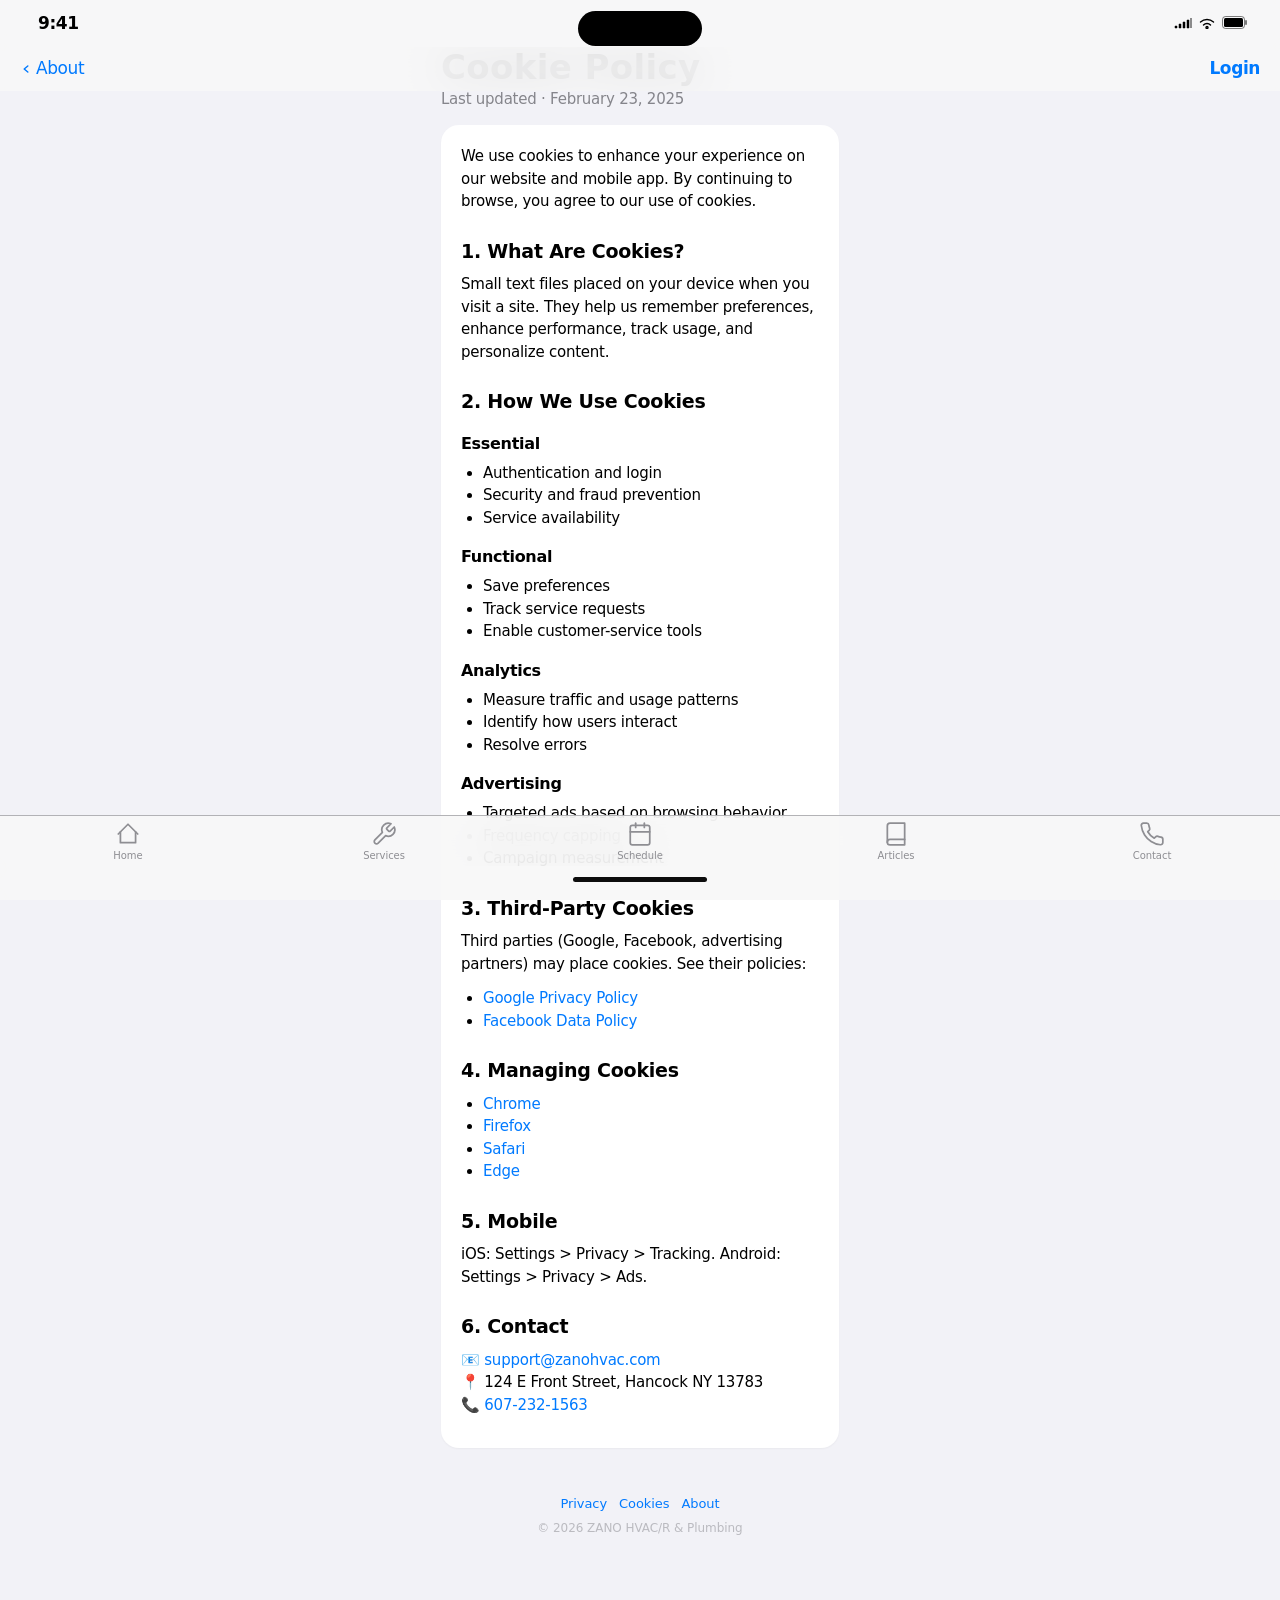
<file: cookie.html>
<!DOCTYPE html>
<html lang="en">
<head>
  <meta charset="UTF-8">
  <meta name="viewport" content="width=device-width, initial-scale=1, viewport-fit=cover, maximum-scale=5">
  <title>Cookie Policy — ZANO</title>
  <meta name="description" content="How ZANO uses cookies and tracking technologies.">
  <meta name="theme-color" content="#0A2540" media="(prefers-color-scheme: dark)">
  <meta name="theme-color" content="#F2F2F7" media="(prefers-color-scheme: light)">
  <meta name="color-scheme" content="light dark">

  <meta name="apple-mobile-web-app-capable" content="yes">
  <meta name="apple-mobile-web-app-status-bar-style" content="black-translucent">
  <meta name="apple-mobile-web-app-title" content="ZANO">
  <meta name="format-detection" content="telephone=no">
  <meta name="mobile-web-app-capable" content="yes">

  <link rel="manifest" href="manifest.json">
  <link rel="icon" type="image/png" sizes="32x32" href="assets/icons/favicon-32.png">
  <link rel="icon" type="image/png" sizes="16x16" href="assets/icons/favicon-16.png">
  <link rel="apple-touch-icon" href="assets/icons/apple-touch-icon.png">
  <link rel="apple-touch-icon" sizes="152x152" href="assets/icons/icon-152.png">
  <link rel="apple-touch-icon" sizes="180x180" href="assets/icons/apple-touch-icon.png">
  <link rel="apple-touch-icon" sizes="192x192" href="assets/icons/icon-192.png">
  <link rel="mask-icon" href="assets/icons/icon-512.png" color="#0A2540">

  <link rel="apple-touch-startup-image" href="assets/icons/splash-iphone-15-pro-max.png" media="(device-width: 430px) and (device-height: 932px)">
  <link rel="apple-touch-startup-image" href="assets/icons/splash-iphone-15.png"          media="(device-width: 393px) and (device-height: 852px)">
  <link rel="apple-touch-startup-image" href="assets/icons/splash-iphone-13.png"          media="(device-width: 390px) and (device-height: 844px)">
  <link rel="apple-touch-startup-image" href="assets/icons/splash-iphone-12-pro-max.png"  media="(device-width: 428px) and (device-height: 926px)">
  <link rel="apple-touch-startup-image" href="assets/icons/splash-iphone-xr.png"          media="(device-width: 414px) and (device-height: 896px)">
  <link rel="apple-touch-startup-image" href="assets/icons/splash-iphone-8.png"           media="(device-width: 375px) and (device-height: 667px)">

  <meta property="og:type" content="website">
  <meta property="og:title" content="Cookie Policy — ZANO">
  <meta property="og:description" content="How ZANO uses cookies and tracking technologies.">
  <meta property="og:image" content="assets/og-image.png">
  <meta property="og:image:width" content="1200">
  <meta property="og:image:height" content="630">
  <meta property="og:site_name" content="ZANO HVAC/R & Plumbing">
  <meta property="og:locale" content="en_US">
  <meta name="twitter:card" content="summary_large_image">
  <meta name="twitter:title" content="Cookie Policy — ZANO">
  <meta name="twitter:description" content="How ZANO uses cookies and tracking technologies.">
  <meta name="twitter:image" content="assets/og-image.png">

  <link rel="preconnect" href="https://cdn.lindoai.com" crossorigin>
  <link rel="preconnect" href="https://media4.giphy.com" crossorigin>
  <link rel="preconnect" href="https://media0.giphy.com" crossorigin>
  <link rel="preconnect" href="https://media.tenor.com" crossorigin>
  <link rel="preload" href="https://cdn.lindoai.com/c/recInpZIbTFpj1CP4/images/logo-full-256x.png" as="image">
  <link rel="stylesheet" href="assets/styles.css">
</head>
<body class="has-statusbar has-home-indicator">

  <!-- iOS Status Bar (shown in browsers; hidden in PWA standalone mode) -->
  <div class="ios-statusbar" aria-hidden="true">
    <div class="sb-left">9:41</div>
    <div class="sb-right">
      <svg viewBox="0 0 18 12" xmlns="http://www.w3.org/2000/svg"><path d="M1 9h2v2H1zM5 7h2v4H5zM9 5h2v6H9zM13 3h2v8h-2zM17 1h0v10h0z" stroke="currentColor" fill="currentColor" stroke-width="0.5"/></svg>
      <svg viewBox="0 0 18 12" xmlns="http://www.w3.org/2000/svg"><path d="M9 11.5a1 1 0 100-2 1 1 0 000 2zM5.5 8a4.95 4.95 0 017 0M2.5 5a9.9 9.9 0 0113 0" stroke="currentColor" stroke-width="1.4" fill="none" stroke-linecap="round"/></svg>
      <span class="battery"><svg viewBox="0 0 26 13" xmlns="http://www.w3.org/2000/svg"><rect x="0.5" y="0.5" width="22" height="12" rx="3" stroke="currentColor" fill="none" opacity="0.5"/><rect x="2" y="2" width="19" height="9" rx="1.5" fill="currentColor"/><rect x="23" y="4" width="2" height="5" rx="1" fill="currentColor" opacity="0.5"/></svg></span>
    </div>
  </div>
  <nav class="nav" id="topNav" role="navigation" aria-label="Main navigation">
    <a href="about.html" class="nav-btn"><svg viewBox="0 0 20 20" fill="none" stroke="currentColor" stroke-width="2.4" stroke-linecap="round" stroke-linejoin="round" width="12" height="20" style="margin-right:4px;vertical-align:middle;"><polyline points="13 5 7 10 13 15"/></svg>About</a>
    <div class="nav-links">
      <a href="index.html"    class="nav-link" data-route="/">Home</a>
      <a href="services.html" class="nav-link" data-route="/services.html">Services</a>
      <a href="articles.html" class="nav-link" data-route="/articles.html">Articles</a>
      <a href="about.html"    class="nav-link" data-route="/about.html">About</a>
      <a href="contact.html"  class="nav-link" data-route="/contact.html">Contact</a>
    </div>
    <div class="nav-actions">
      <a href="account.html" class="nav-btn bold">Login</a>
    </div>
  </nav>
  <main class="page">
    <div class="large-title">
      <h1>Cookie Policy</h1>
      <div class="subtitle">Last updated · February 23, 2025</div>
    </div>

    <div class="prose">
      <p>We use cookies to enhance your experience on our website and mobile app. By continuing to browse, you agree to our use of cookies.</p>

      <h2>1. What Are Cookies?</h2>
      <p>Small text files placed on your device when you visit a site. They help us remember preferences, enhance performance, track usage, and personalize content.</p>

      <h2>2. How We Use Cookies</h2>
      <h3>Essential</h3>
      <ul>
        <li>Authentication and login</li>
        <li>Security and fraud prevention</li>
        <li>Service availability</li>
      </ul>

      <h3>Functional</h3>
      <ul>
        <li>Save preferences</li>
        <li>Track service requests</li>
        <li>Enable customer-service tools</li>
      </ul>

      <h3>Analytics</h3>
      <ul>
        <li>Measure traffic and usage patterns</li>
        <li>Identify how users interact</li>
        <li>Resolve errors</li>
      </ul>

      <h3>Advertising</h3>
      <ul>
        <li>Targeted ads based on browsing behavior</li>
        <li>Frequency capping</li>
        <li>Campaign measurement</li>
      </ul>

      <h2>3. Third-Party Cookies</h2>
      <p>Third parties (Google, Facebook, advertising partners) may place cookies. See their policies:</p>
      <ul>
        <li><a href="https://policies.google.com/privacy" target="_blank" rel="noopener">Google Privacy Policy</a></li>
        <li><a href="https://www.facebook.com/policy.php" target="_blank" rel="noopener">Facebook Data Policy</a></li>
      </ul>

      <h2>4. Managing Cookies</h2>
      <ul>
        <li><a href="https://support.google.com/chrome/answer/95647" target="_blank" rel="noopener">Chrome</a></li>
        <li><a href="https://support.mozilla.org/en-US/kb/enhanced-tracking-protection-firefox-desktop" target="_blank" rel="noopener">Firefox</a></li>
        <li><a href="https://support.apple.com/en-us/HT201265" target="_blank" rel="noopener">Safari</a></li>
        <li><a href="https://support.microsoft.com/en-us/help/4027947/microsoft-edge-delete-cookies" target="_blank" rel="noopener">Edge</a></li>
      </ul>

      <h2>5. Mobile</h2>
      <p>iOS: Settings &gt; Privacy &gt; Tracking. Android: Settings &gt; Privacy &gt; Ads.</p>

      <h2>6. Contact</h2>
      <p>📧 <a href="mailto:support@zanohvac.com">support@zanohvac.com</a><br>
      📍 124 E Front Street, Hancock NY 13783<br>
      📞 <a href="tel:607-232-1563">607-232-1563</a></p>
    </div>

    <div class="s-24"></div>
  </main>
  <div class="footer-legal">
    <div class="links">
      <a href="privacy-policy.html">Privacy</a>
      <a href="cookie.html">Cookies</a>
      <a href="about.html">About</a>
    </div>
    <div class="copy">© <span data-year>2026</span> ZANO HVAC/R &amp; Plumbing</div>
  </div>
  <nav class="tabbar" role="navigation" aria-label="Tab bar">
    <a href="index.html" class="tab" data-route="/">
      <svg viewBox="0 0 24 24" fill="none" stroke="currentColor" stroke-linecap="round" stroke-linejoin="round"><path d="M3 12L12 3l9 9"/><path d="M5 10v10h14V10"/></svg>
      <span>Home</span>
    </a>
    <a href="services.html" class="tab" data-route="/services.html">
      <svg viewBox="0 0 24 24" fill="none" stroke="currentColor" stroke-linecap="round" stroke-linejoin="round"><path d="M14.7 6.3a1 1 0 0 0 0 1.4l1.6 1.6a1 1 0 0 0 1.4 0l3.77-3.77a6 6 0 0 1-7.94 7.94l-6.91 6.91a2.12 2.12 0 0 1-3-3l6.91-6.91a6 6 0 0 1 7.94-7.94l-3.76 3.76z"/></svg>
      <span>Services</span>
    </a>
    <a href="account.html?intent=schedule" class="tab" data-route="/account.html">
      <svg viewBox="0 0 24 24" fill="none" stroke="currentColor" stroke-linecap="round" stroke-linejoin="round"><rect x="3" y="4" width="18" height="18" rx="2"/><line x1="16" y1="2" x2="16" y2="6"/><line x1="8" y1="2" x2="8" y2="6"/><line x1="3" y1="10" x2="21" y2="10"/></svg>
      <span>Schedule</span>
    </a>
    <a href="articles.html" class="tab" data-route="/articles.html">
      <svg viewBox="0 0 24 24" fill="none" stroke="currentColor" stroke-linecap="round" stroke-linejoin="round"><path d="M4 19.5A2.5 2.5 0 0 1 6.5 17H20"/><path d="M6.5 2H20v20H6.5A2.5 2.5 0 0 1 4 19.5v-15A2.5 2.5 0 0 1 6.5 2z"/></svg>
      <span>Articles</span>
    </a>
    <a href="contact.html" class="tab" data-route="/contact.html">
      <svg viewBox="0 0 24 24" fill="none" stroke="currentColor" stroke-linecap="round" stroke-linejoin="round"><path d="M22 16.92v3a2 2 0 0 1-2.18 2 19.79 19.79 0 0 1-8.63-3.07 19.5 19.5 0 0 1-6-6 19.79 19.79 0 0 1-3.07-8.67A2 2 0 0 1 4.11 2h3a2 2 0 0 1 2 1.72 12.84 12.84 0 0 0 .7 2.81 2 2 0 0 1-.45 2.11L8.09 9.91a16 16 0 0 0 6 6l1.27-1.27a2 2 0 0 1 2.11-.45 12.84 12.84 0 0 0 2.81.7A2 2 0 0 1 22 16.92z"/></svg>
      <span>Contact</span>
    </a>
  </nav>
  <div class="install-prompt" id="installPrompt" role="dialog" aria-label="Install ZANO app">
    <div class="row1">
      <img src="assets/icons/apple-touch-icon.png" alt="">
      <div class="text">
        <strong>Install ZANO</strong>
        <span>Faster access &middot; works offline &middot; home-screen icon</span>
      </div>
      <button class="close" aria-label="Close">×</button>
    </div>
    <div class="actions">
      <button class="secondary" data-cancel>Not now</button>
      <button data-install>Install</button>
    </div>
  </div>

  <div class="install-prompt" id="cookieBanner" role="dialog" aria-label="Cookie notice" style="bottom:auto;top:calc(var(--nav-h) + var(--safe-top) + 12px);">
    <div class="row1">
      <span style="font-size:24px;">🍪</span>
      <div class="text">
        <strong>We use cookies</strong>
        <span>To enhance your experience. <a href="cookie.html" style="color:var(--brand);">Learn more</a></span>
      </div>
    </div>
    <div class="actions">
      <button data-cookie-accept>Got it</button>
    </div>
  </div>
  <!-- iOS Home Indicator (shown in browsers; hidden in PWA standalone mode) -->
  <div class="ios-home-indicator" aria-hidden="true"></div>

  <script src="assets/app.js" defer></script>
</body>
</html>
</file>
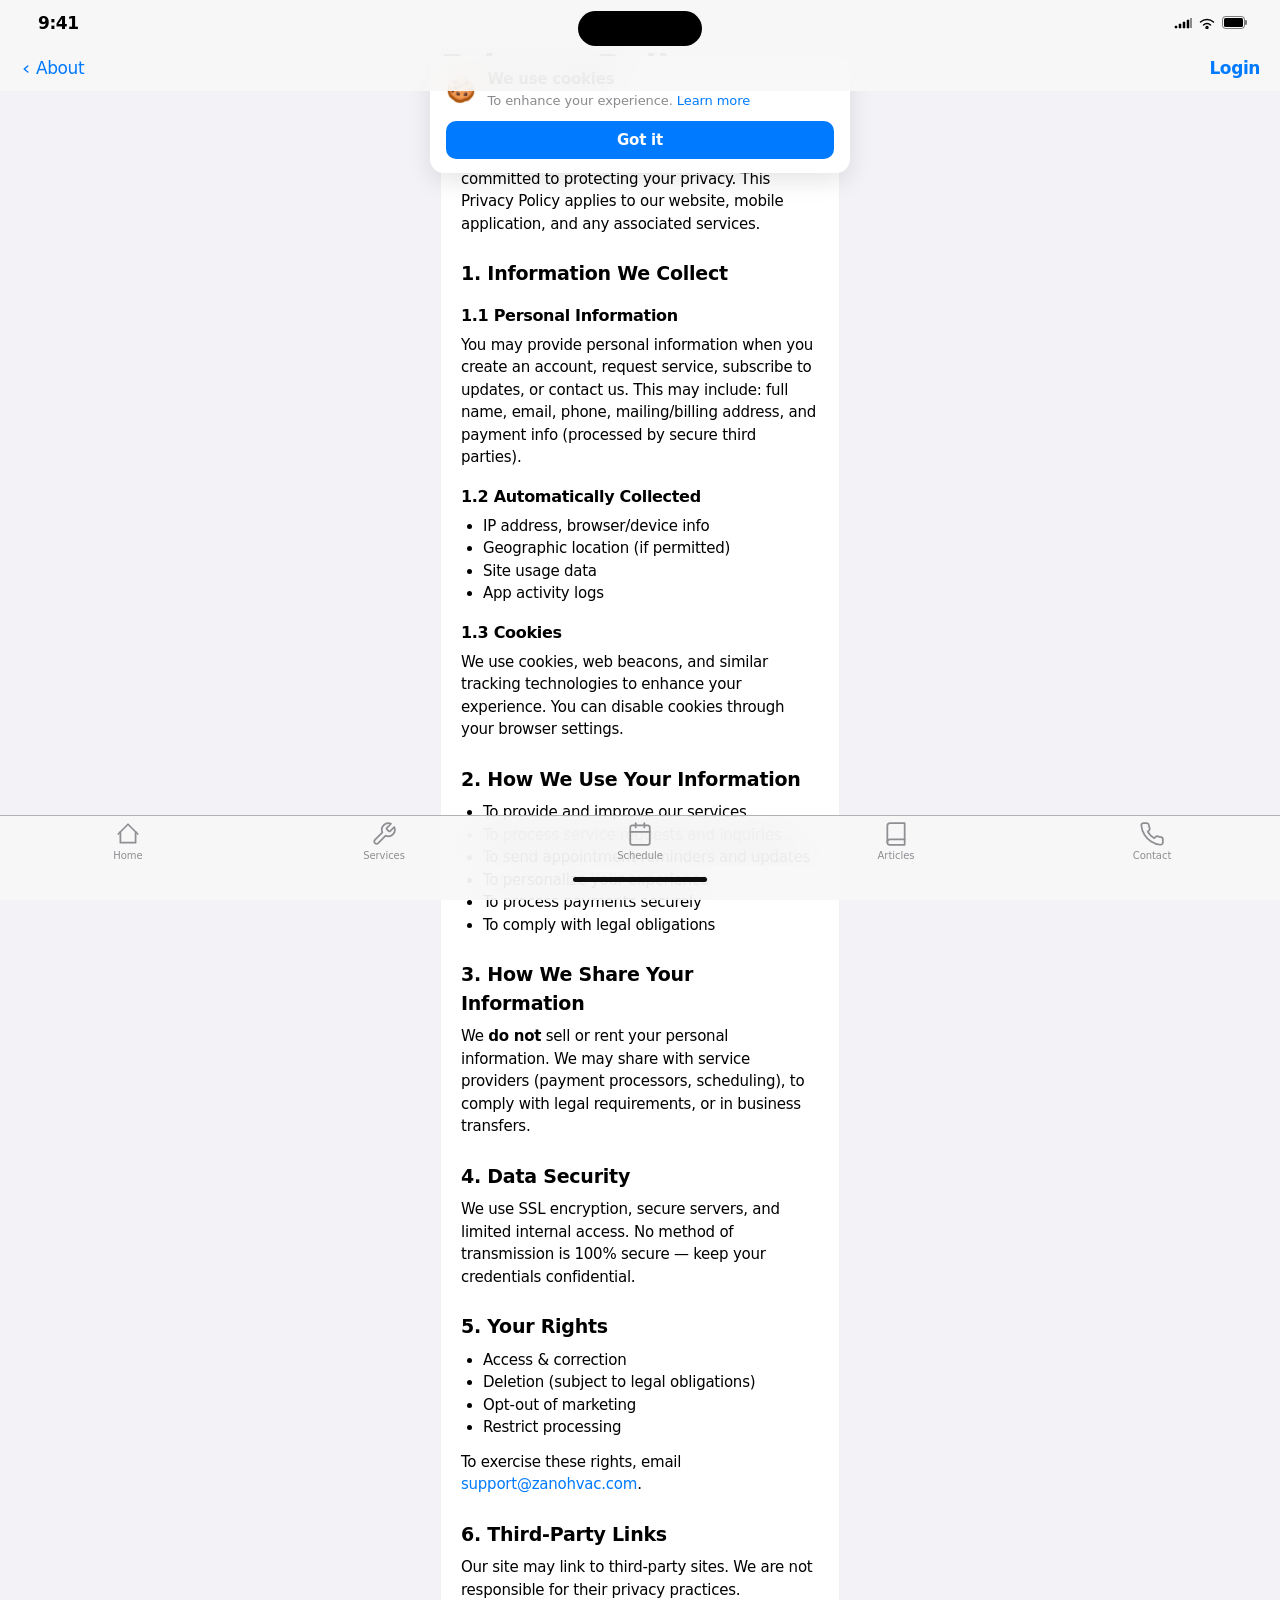
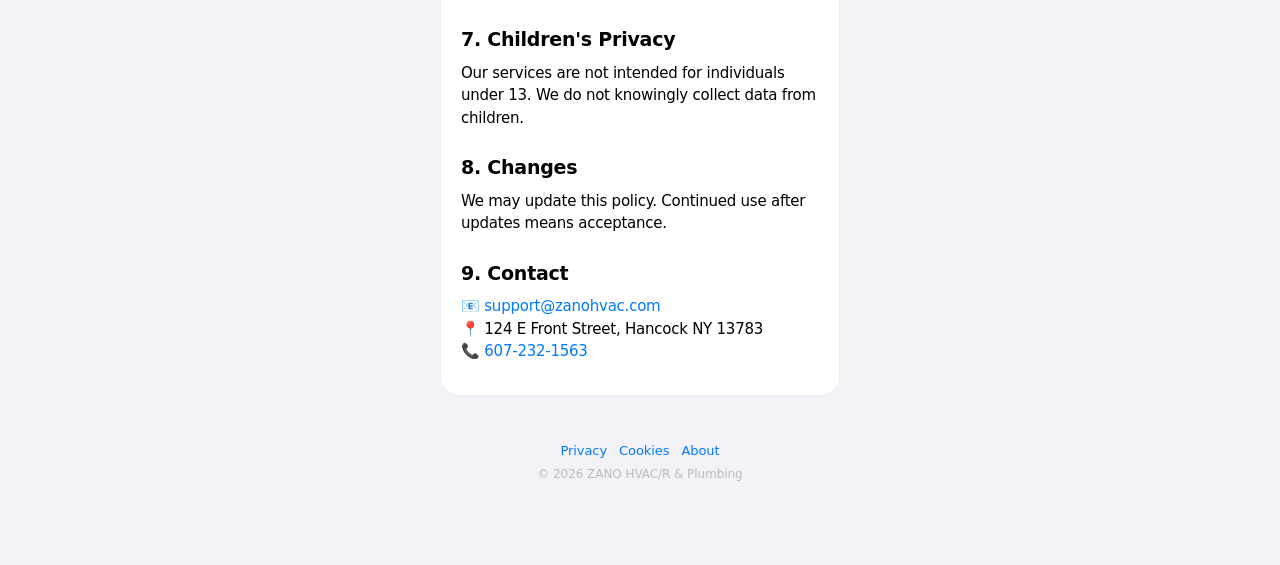
<file: privacy-policy.html>
<!DOCTYPE html>
<html lang="en">
<head>
  <meta charset="UTF-8">
  <meta name="viewport" content="width=device-width, initial-scale=1, viewport-fit=cover, maximum-scale=5">
  <title>Privacy Policy — ZANO</title>
  <meta name="description" content="How ZANO collects, uses, and protects your personal information.">
  <meta name="theme-color" content="#0A2540" media="(prefers-color-scheme: dark)">
  <meta name="theme-color" content="#F2F2F7" media="(prefers-color-scheme: light)">
  <meta name="color-scheme" content="light dark">

  <meta name="apple-mobile-web-app-capable" content="yes">
  <meta name="apple-mobile-web-app-status-bar-style" content="black-translucent">
  <meta name="apple-mobile-web-app-title" content="ZANO">
  <meta name="format-detection" content="telephone=no">
  <meta name="mobile-web-app-capable" content="yes">

  <link rel="manifest" href="manifest.json">
  <link rel="icon" type="image/png" sizes="32x32" href="assets/icons/favicon-32.png">
  <link rel="icon" type="image/png" sizes="16x16" href="assets/icons/favicon-16.png">
  <link rel="apple-touch-icon" href="assets/icons/apple-touch-icon.png">
  <link rel="apple-touch-icon" sizes="152x152" href="assets/icons/icon-152.png">
  <link rel="apple-touch-icon" sizes="180x180" href="assets/icons/apple-touch-icon.png">
  <link rel="apple-touch-icon" sizes="192x192" href="assets/icons/icon-192.png">
  <link rel="mask-icon" href="assets/icons/icon-512.png" color="#0A2540">

  <link rel="apple-touch-startup-image" href="assets/icons/splash-iphone-15-pro-max.png" media="(device-width: 430px) and (device-height: 932px)">
  <link rel="apple-touch-startup-image" href="assets/icons/splash-iphone-15.png"          media="(device-width: 393px) and (device-height: 852px)">
  <link rel="apple-touch-startup-image" href="assets/icons/splash-iphone-13.png"          media="(device-width: 390px) and (device-height: 844px)">
  <link rel="apple-touch-startup-image" href="assets/icons/splash-iphone-12-pro-max.png"  media="(device-width: 428px) and (device-height: 926px)">
  <link rel="apple-touch-startup-image" href="assets/icons/splash-iphone-xr.png"          media="(device-width: 414px) and (device-height: 896px)">
  <link rel="apple-touch-startup-image" href="assets/icons/splash-iphone-8.png"           media="(device-width: 375px) and (device-height: 667px)">

  <meta property="og:type" content="website">
  <meta property="og:title" content="Privacy Policy — ZANO">
  <meta property="og:description" content="How ZANO collects, uses, and protects your personal information.">
  <meta property="og:image" content="assets/og-image.png">
  <meta property="og:image:width" content="1200">
  <meta property="og:image:height" content="630">
  <meta property="og:site_name" content="ZANO HVAC/R & Plumbing">
  <meta property="og:locale" content="en_US">
  <meta name="twitter:card" content="summary_large_image">
  <meta name="twitter:title" content="Privacy Policy — ZANO">
  <meta name="twitter:description" content="How ZANO collects, uses, and protects your personal information.">
  <meta name="twitter:image" content="assets/og-image.png">

  <link rel="preconnect" href="https://cdn.lindoai.com" crossorigin>
  <link rel="preconnect" href="https://media4.giphy.com" crossorigin>
  <link rel="preconnect" href="https://media0.giphy.com" crossorigin>
  <link rel="preconnect" href="https://media.tenor.com" crossorigin>
  <link rel="preload" href="https://cdn.lindoai.com/c/recInpZIbTFpj1CP4/images/logo-full-256x.png" as="image">
  <link rel="stylesheet" href="assets/styles.css">
</head>
<body class="has-statusbar has-home-indicator">

  <!-- iOS Status Bar (shown in browsers; hidden in PWA standalone mode) -->
  <div class="ios-statusbar" aria-hidden="true">
    <div class="sb-left">9:41</div>
    <div class="sb-right">
      <svg viewBox="0 0 18 12" xmlns="http://www.w3.org/2000/svg"><path d="M1 9h2v2H1zM5 7h2v4H5zM9 5h2v6H9zM13 3h2v8h-2zM17 1h0v10h0z" stroke="currentColor" fill="currentColor" stroke-width="0.5"/></svg>
      <svg viewBox="0 0 18 12" xmlns="http://www.w3.org/2000/svg"><path d="M9 11.5a1 1 0 100-2 1 1 0 000 2zM5.5 8a4.95 4.95 0 017 0M2.5 5a9.9 9.9 0 0113 0" stroke="currentColor" stroke-width="1.4" fill="none" stroke-linecap="round"/></svg>
      <span class="battery"><svg viewBox="0 0 26 13" xmlns="http://www.w3.org/2000/svg"><rect x="0.5" y="0.5" width="22" height="12" rx="3" stroke="currentColor" fill="none" opacity="0.5"/><rect x="2" y="2" width="19" height="9" rx="1.5" fill="currentColor"/><rect x="23" y="4" width="2" height="5" rx="1" fill="currentColor" opacity="0.5"/></svg></span>
    </div>
  </div>
  <nav class="nav" id="topNav" role="navigation" aria-label="Main navigation">
    <a href="about.html" class="nav-btn"><svg viewBox="0 0 20 20" fill="none" stroke="currentColor" stroke-width="2.4" stroke-linecap="round" stroke-linejoin="round" width="12" height="20" style="margin-right:4px;vertical-align:middle;"><polyline points="13 5 7 10 13 15"/></svg>About</a>
    <div class="nav-links">
      <a href="index.html"    class="nav-link" data-route="/">Home</a>
      <a href="services.html" class="nav-link" data-route="/services.html">Services</a>
      <a href="articles.html" class="nav-link" data-route="/articles.html">Articles</a>
      <a href="about.html"    class="nav-link" data-route="/about.html">About</a>
      <a href="contact.html"  class="nav-link" data-route="/contact.html">Contact</a>
    </div>
    <div class="nav-actions">
      <a href="account.html" class="nav-btn bold">Login</a>
    </div>
  </nav>
  <main class="page">
    <div class="large-title">
      <h1>Privacy Policy</h1>
      <div class="subtitle">Last updated · February 23, 2025</div>
    </div>

    <div class="prose">
      <p>At <strong>ZANO HVAC/R &amp; Plumbing</strong>, we are committed to protecting your privacy. This Privacy Policy applies to our website, mobile application, and any associated services.</p>

      <h2>1. Information We Collect</h2>
      <h3>1.1 Personal Information</h3>
      <p>You may provide personal information when you create an account, request service, subscribe to updates, or contact us. This may include: full name, email, phone, mailing/billing address, and payment info (processed by secure third parties).</p>

      <h3>1.2 Automatically Collected</h3>
      <ul>
        <li>IP address, browser/device info</li>
        <li>Geographic location (if permitted)</li>
        <li>Site usage data</li>
        <li>App activity logs</li>
      </ul>

      <h3>1.3 Cookies</h3>
      <p>We use cookies, web beacons, and similar tracking technologies to enhance your experience. You can disable cookies through your browser settings.</p>

      <h2>2. How We Use Your Information</h2>
      <ul>
        <li>To provide and improve our services</li>
        <li>To process service requests and inquiries</li>
        <li>To send appointment reminders and updates</li>
        <li>To personalize your experience</li>
        <li>To process payments securely</li>
        <li>To comply with legal obligations</li>
      </ul>

      <h2>3. How We Share Your Information</h2>
      <p>We <strong>do not</strong> sell or rent your personal information. We may share with service providers (payment processors, scheduling), to comply with legal requirements, or in business transfers.</p>

      <h2>4. Data Security</h2>
      <p>We use SSL encryption, secure servers, and limited internal access. No method of transmission is 100% secure — keep your credentials confidential.</p>

      <h2>5. Your Rights</h2>
      <ul>
        <li>Access &amp; correction</li>
        <li>Deletion (subject to legal obligations)</li>
        <li>Opt-out of marketing</li>
        <li>Restrict processing</li>
      </ul>
      <p>To exercise these rights, email <a href="mailto:support@zanohvac.com">support@zanohvac.com</a>.</p>

      <h2>6. Third-Party Links</h2>
      <p>Our site may link to third-party sites. We are not responsible for their privacy practices.</p>

      <h2>7. Children's Privacy</h2>
      <p>Our services are not intended for individuals under 13. We do not knowingly collect data from children.</p>

      <h2>8. Changes</h2>
      <p>We may update this policy. Continued use after updates means acceptance.</p>

      <h2>9. Contact</h2>
      <p>📧 <a href="mailto:support@zanohvac.com">support@zanohvac.com</a><br>
      📍 124 E Front Street, Hancock NY 13783<br>
      📞 <a href="tel:607-232-1563">607-232-1563</a></p>
    </div>

    <div class="s-24"></div>
  </main>
  <div class="footer-legal">
    <div class="links">
      <a href="privacy-policy.html">Privacy</a>
      <a href="cookie.html">Cookies</a>
      <a href="about.html">About</a>
    </div>
    <div class="copy">© <span data-year>2026</span> ZANO HVAC/R &amp; Plumbing</div>
  </div>
  <nav class="tabbar" role="navigation" aria-label="Tab bar">
    <a href="index.html" class="tab" data-route="/">
      <svg viewBox="0 0 24 24" fill="none" stroke="currentColor" stroke-linecap="round" stroke-linejoin="round"><path d="M3 12L12 3l9 9"/><path d="M5 10v10h14V10"/></svg>
      <span>Home</span>
    </a>
    <a href="services.html" class="tab" data-route="/services.html">
      <svg viewBox="0 0 24 24" fill="none" stroke="currentColor" stroke-linecap="round" stroke-linejoin="round"><path d="M14.7 6.3a1 1 0 0 0 0 1.4l1.6 1.6a1 1 0 0 0 1.4 0l3.77-3.77a6 6 0 0 1-7.94 7.94l-6.91 6.91a2.12 2.12 0 0 1-3-3l6.91-6.91a6 6 0 0 1 7.94-7.94l-3.76 3.76z"/></svg>
      <span>Services</span>
    </a>
    <a href="account.html?intent=schedule" class="tab" data-route="/account.html">
      <svg viewBox="0 0 24 24" fill="none" stroke="currentColor" stroke-linecap="round" stroke-linejoin="round"><rect x="3" y="4" width="18" height="18" rx="2"/><line x1="16" y1="2" x2="16" y2="6"/><line x1="8" y1="2" x2="8" y2="6"/><line x1="3" y1="10" x2="21" y2="10"/></svg>
      <span>Schedule</span>
    </a>
    <a href="articles.html" class="tab" data-route="/articles.html">
      <svg viewBox="0 0 24 24" fill="none" stroke="currentColor" stroke-linecap="round" stroke-linejoin="round"><path d="M4 19.5A2.5 2.5 0 0 1 6.5 17H20"/><path d="M6.5 2H20v20H6.5A2.5 2.5 0 0 1 4 19.5v-15A2.5 2.5 0 0 1 6.5 2z"/></svg>
      <span>Articles</span>
    </a>
    <a href="contact.html" class="tab" data-route="/contact.html">
      <svg viewBox="0 0 24 24" fill="none" stroke="currentColor" stroke-linecap="round" stroke-linejoin="round"><path d="M22 16.92v3a2 2 0 0 1-2.18 2 19.79 19.79 0 0 1-8.63-3.07 19.5 19.5 0 0 1-6-6 19.79 19.79 0 0 1-3.07-8.67A2 2 0 0 1 4.11 2h3a2 2 0 0 1 2 1.72 12.84 12.84 0 0 0 .7 2.81 2 2 0 0 1-.45 2.11L8.09 9.91a16 16 0 0 0 6 6l1.27-1.27a2 2 0 0 1 2.11-.45 12.84 12.84 0 0 0 2.81.7A2 2 0 0 1 22 16.92z"/></svg>
      <span>Contact</span>
    </a>
  </nav>
  <div class="install-prompt" id="installPrompt" role="dialog" aria-label="Install ZANO app">
    <div class="row1">
      <img src="assets/icons/apple-touch-icon.png" alt="">
      <div class="text">
        <strong>Install ZANO</strong>
        <span>Faster access &middot; works offline &middot; home-screen icon</span>
      </div>
      <button class="close" aria-label="Close">×</button>
    </div>
    <div class="actions">
      <button class="secondary" data-cancel>Not now</button>
      <button data-install>Install</button>
    </div>
  </div>

  <div class="install-prompt" id="cookieBanner" role="dialog" aria-label="Cookie notice" style="bottom:auto;top:calc(var(--nav-h) + var(--safe-top) + 12px);">
    <div class="row1">
      <span style="font-size:24px;">🍪</span>
      <div class="text">
        <strong>We use cookies</strong>
        <span>To enhance your experience. <a href="cookie.html" style="color:var(--brand);">Learn more</a></span>
      </div>
    </div>
    <div class="actions">
      <button data-cookie-accept>Got it</button>
    </div>
  </div>
  <!-- iOS Home Indicator (shown in browsers; hidden in PWA standalone mode) -->
  <div class="ios-home-indicator" aria-hidden="true"></div>

  <script src="assets/app.js" defer></script>
</body>
</html>
</file>
<file: assets/styles.css>
/* ============================================================
   ZANO HVAC PWA — Native iOS UIKit-style Design System
   Patterns: Grouped Inset Table Views, Quick Action Rows,
   Large Titles, Sheet Modals, SF Pro typography
   ============================================================ */

:root {
  /* iOS System Colors */
  --ios-blue:      #007AFF;
  --ios-blue-2:    #0A84FF;
  --ios-green:     #34C759;
  --ios-orange:    #FF9500;
  --ios-red:       #FF3B30;
  --ios-yellow:    #FFCC00;
  --ios-purple:    #AF52DE;
  --ios-pink:      #FF2D55;
  --ios-teal:      #5AC8FA;
  --ios-indigo:    #5856D6;
  --ios-gray:      #8E8E93;
  --ios-gray-2:    #AEAEB2;
  --ios-gray-3:    #C7C7CC;
  --ios-gray-4:    #D1D1D6;
  --ios-gray-5:    #E5E5EA;
  --ios-gray-6:    #F2F2F7;

  --brand:         var(--ios-blue);
  --brand-tint:    rgba(0, 122, 255, 0.12);
  --brand-deep:    #0A2540;

  --bg-base:       #F2F2F7;
  --bg-grouped:    #F2F2F7;
  --bg-card:       #FFFFFF;
  --bg-tertiary:   #FFFFFF;
  --bg-elevated:   #FFFFFF;
  --bg-bar:        rgba(248, 248, 248, 0.88);

  --separator:        rgba(60, 60, 67, 0.18);
  --separator-strong: rgba(60, 60, 67, 0.36);
  --separator-row:    rgba(60, 60, 67, 0.18);

  --label:           #000;
  --label-sec:       rgba(60, 60, 67, 0.60);
  --label-tert:      rgba(60, 60, 67, 0.30);
  --label-quat:      rgba(60, 60, 67, 0.18);
  --label-onfill:    #FFFFFF;
  --label-link:      var(--ios-blue);

  --blur-bar:    saturate(180%) blur(20px);
  --shadow-card: 0 1px 2px rgba(0, 0, 0, 0.04);
  --shadow-key:  0 8px 24px rgba(0, 0, 0, 0.10);

  --r-row:     10px;
  --r-card:    14px;
  --r-card-l:  18px;
  --r-bubble:  22px;
  --r-pill:    999px;
  --r-tile:    20px;

  --ff-display: -apple-system, 'SF Pro Display', BlinkMacSystemFont, system-ui, sans-serif;
  --ff-text:    -apple-system, 'SF Pro Text', BlinkMacSystemFont, system-ui, sans-serif;
  --ff-rounded: ui-rounded, 'SF Pro Rounded', -apple-system, BlinkMacSystemFont, system-ui, sans-serif;

  --statusbar-h: 47px;       /* fake iOS status bar (only shown in desktop preview) */
  --home-ind-h:  34px;       /* iOS home indicator strip */
  --nav-h:    44px;
  --tabbar-h: 50px;
  --max-w:    430px;          /* iPhone 15 Pro Max width — phone-first */
  --side-pad: 16px;
  --safe-top: env(safe-area-inset-top);
  --safe-bot: env(safe-area-inset-bottom);
  --safe-left: env(safe-area-inset-left);
  --safe-right: env(safe-area-inset-right);
}

@media (prefers-color-scheme: dark) {
  :root {
    --bg-base:       #000;
    --bg-grouped:    #000;
    --bg-card:       #1C1C1E;
    --bg-tertiary:   #2C2C2E;
    --bg-elevated:   #1C1C1E;
    --bg-bar:        rgba(22, 22, 22, 0.86);
    --separator:        rgba(84, 84, 88, 0.65);
    --separator-strong: rgba(84, 84, 88, 0.85);
    --separator-row:    rgba(84, 84, 88, 0.65);
    --label:           #FFF;
    --label-sec:       rgba(235, 235, 245, 0.60);
    --label-tert:      rgba(235, 235, 245, 0.30);
    --label-quat:      rgba(235, 235, 245, 0.18);
    --shadow-card: none;
    --shadow-key:  0 12px 36px rgba(0, 0, 0, 0.50);
  }
}

/* Reset */
*, *::before, *::after { box-sizing: border-box; }
html, body { margin: 0; padding: 0; }
html {
  -webkit-text-size-adjust: 100%;
  -webkit-tap-highlight-color: transparent;
  -webkit-font-smoothing: antialiased;
  -moz-osx-font-smoothing: grayscale;
  background: var(--bg-base);
}
body {
  font-family: var(--ff-text);
  font-size: 17px;
  line-height: 1.29;
  letter-spacing: -0.43px;
  color: var(--label);
  background: var(--bg-base);
  min-height: 100vh;
  min-height: 100dvh;
  overflow-x: hidden;
  padding-top: calc(var(--nav-h) + var(--safe-top));
  padding-bottom: calc(var(--tabbar-h) + var(--safe-bot));
  text-rendering: optimizeLegibility;
}
img { max-width: 100%; display: block; }
a { color: var(--label-link); text-decoration: none; }
button { font-family: inherit; cursor: pointer; }
input, select, textarea { font-family: inherit; }

/* Top Nav */
.nav {
  position: fixed;
  top: 0; left: 0; right: 0;
  height: calc(var(--nav-h) + var(--safe-top));
  padding-top: var(--safe-top);
  padding-left: max(var(--side-pad), var(--safe-left));
  padding-right: max(var(--side-pad), var(--safe-right));
  background: var(--bg-bar);
  -webkit-backdrop-filter: var(--blur-bar);
  backdrop-filter: var(--blur-bar);
  border-bottom: 0.5px solid transparent;
  display: flex;
  align-items: center;
  justify-content: space-between;
  z-index: 100;
  transition: border-color 0.2s, background 0.2s;
}
.nav.scrolled { border-bottom-color: var(--separator-strong); }
.nav-logo {
  display: flex; align-items: center; gap: 8px;
  font-weight: 600;
  font-family: var(--ff-display);
  color: var(--label);
  letter-spacing: -0.41px;
  font-size: 17px;
  line-height: 1;
}
.nav-logo img { height: 26px; width: auto; }
.nav-actions { display: flex; align-items: center; gap: 4px; }
.nav-btn {
  -webkit-appearance: none; appearance: none;
  background: transparent; border: 0;
  color: var(--brand);
  font-size: 17px; font-weight: 400;
  letter-spacing: -0.41px;
  padding: 8px 4px;
  border-radius: 6px;
  transition: opacity 0.15s;
}
.nav-btn:active { opacity: 0.4; }
.nav-btn.bold { font-weight: 600; }

.nav-links { display: none; gap: 4px; align-items: center; }
.nav-link {
  font-size: 15px; font-weight: 500;
  color: var(--label-sec);
  padding: 6px 12px;
  border-radius: 8px;
  letter-spacing: -0.24px;
  transition: color 0.15s, background 0.15s;
}
.nav-link:hover  { color: var(--label); background: var(--ios-gray-6); }
.nav-link.active { color: var(--brand); background: var(--brand-tint); }

@media (min-width: 880px) {
  :root { --max-w: 430px; }
  /* keep phone-width even on desktop (looks like an iPhone screen) */
}

/* Bottom Tab Bar */
.tabbar {
  position: fixed;
  bottom: 0; left: 0; right: 0;
  padding-bottom: var(--safe-bot);
  padding-left: max(0px, var(--safe-left));
  padding-right: max(0px, var(--safe-right));
  background: var(--bg-bar);
  -webkit-backdrop-filter: var(--blur-bar);
  backdrop-filter: var(--blur-bar);
  border-top: 0.5px solid var(--separator-strong);
  display: flex;
  z-index: 100;
}
.tab {
  flex: 1;
  display: flex; flex-direction: column; align-items: center; justify-content: center;
  gap: 3px;
  padding: 6px 2px 4px;
  height: var(--tabbar-h);
  color: var(--ios-gray);
  font-size: 10px; font-weight: 500;
  letter-spacing: -0.06px;
  transition: color 0.15s;
  text-decoration: none;
}
.tab:active { opacity: 0.5; }
.tab.active { color: var(--brand); }
.tab svg { width: 26px; height: 26px; flex-shrink: 0; stroke-width: 1.6; }

@media (min-width: 880px) {
  /* tab bar always visible — phone width on all screens */
}

/* Page container */
.page {
  max-width: var(--max-w);
  margin: 0 auto;
  padding: 0 var(--side-pad);
}

/* Large title */
.large-title { padding: 6px 0 16px; }
.large-title h1 {
  font-family: var(--ff-display);
  font-size: 34px;
  line-height: 1.05;
  letter-spacing: 0.37px;
  font-weight: 700;
  margin: 0;
  color: var(--label);
}
.large-title .subtitle {
  font-size: 15px;
  color: var(--label-sec);
  margin-top: 4px;
  letter-spacing: -0.24px;
}

/* Section header */
.section-hdr {
  font-size: 13px;
  font-weight: 400;
  text-transform: uppercase;
  letter-spacing: -0.08px;
  color: var(--label-sec);
  padding: 24px 16px 6px;
  margin: 0;
}
.section-hdr.first { padding-top: 8px; }
.section-footer {
  font-size: 13px;
  letter-spacing: -0.08px;
  color: var(--label-sec);
  padding: 6px 16px 16px;
  margin: 0;
}

/* Inset Grouped List */
.list {
  background: var(--bg-card);
  border-radius: var(--r-card);
  overflow: hidden;
  box-shadow: var(--shadow-card);
}
.row {
  position: relative;
  display: flex;
  align-items: center;
  gap: 12px;
  padding: 11px 16px;
  min-height: 44px;
  color: var(--label);
  text-decoration: none;
  background: var(--bg-card);
  transition: background 0.1s;
  -webkit-tap-highlight-color: transparent;
  cursor: pointer;
}
.row:active { background: var(--ios-gray-5); }
@media (prefers-color-scheme: dark) {
  .row:active { background: rgba(118, 118, 128, 0.24); }
}
.row + .row::before {
  content: '';
  position: absolute;
  top: 0;
  left: 60px;
  right: 0;
  height: 0.5px;
  background: var(--separator-row);
}
.row.no-icon + .row.no-icon::before { left: 16px; }
.row.with-image + .row.with-image::before { left: 72px; }

.row-icon {
  width: 32px; height: 32px;
  border-radius: 7px;
  flex-shrink: 0;
  display: grid; place-items: center;
  color: white;
  background: var(--ios-blue);
}
.row-icon.gray   { background: var(--ios-gray); }
.row-icon.green  { background: var(--ios-green); }
.row-icon.orange { background: var(--ios-orange); }
.row-icon.red    { background: var(--ios-red); }
.row-icon.purple { background: var(--ios-purple); }
.row-icon.teal   { background: var(--ios-teal); }
.row-icon.indigo { background: var(--ios-indigo); }
.row-icon.pink   { background: var(--ios-pink); }
.row-icon svg { width: 20px; height: 20px; stroke-width: 2; }

.row-content { flex: 1; min-width: 0; display: flex; flex-direction: column; }
.row-content .title {
  font-size: 17px;
  letter-spacing: -0.41px;
  color: var(--label);
  font-weight: 400;
}
.row-content .subtitle {
  font-size: 13px;
  letter-spacing: -0.08px;
  color: var(--label-sec);
  margin-top: 1px;
  display: -webkit-box;
  -webkit-line-clamp: 2;
  -webkit-box-orient: vertical;
  overflow: hidden;
}
.row-trail {
  font-size: 17px;
  letter-spacing: -0.41px;
  color: var(--label-sec);
  flex-shrink: 0;
  display: flex;
  align-items: center;
  gap: 6px;
}
.row-chevron {
  color: var(--ios-gray-3);
  font-size: 15px;
  flex-shrink: 0;
  font-weight: 600;
}

.row.tall { padding: 13px 16px; min-height: 60px; }
.row.with-image .row-icon {
  width: 44px; height: 44px;
  border-radius: 10px;
  background: var(--ios-gray-5);
  overflow: hidden;
}
.row.with-image .row-icon img { width: 100%; height: 100%; object-fit: cover; }

/* Quick Actions */
.quick-actions {
  display: grid;
  grid-template-columns: repeat(4, 1fr);
  gap: 8px;
  padding: 4px 0;
}
.qa {
  display: flex; flex-direction: column; align-items: center; justify-content: flex-start;
  gap: 6px;
  padding: 12px 4px;
  background: var(--bg-card);
  border-radius: var(--r-card);
  text-decoration: none;
  color: var(--brand);
  font-size: 13px;
  letter-spacing: -0.08px;
  font-weight: 500;
  transition: opacity 0.15s, transform 0.1s;
  box-shadow: var(--shadow-card);
  text-align: center;
}
.qa:active { opacity: 0.5; transform: scale(0.96); }
.qa svg { width: 26px; height: 26px; stroke-width: 2; }

/* Hero Card */
.hero-card {
  position: relative;
  background: linear-gradient(135deg, var(--ios-blue) 0%, var(--brand-deep) 100%);
  color: white;
  border-radius: var(--r-bubble);
  padding: 20px;
  overflow: hidden;
  box-shadow: var(--shadow-card);
}
.hero-card::before {
  content: '';
  position: absolute;
  top: -100px; right: -100px;
  width: 300px; height: 300px;
  background: radial-gradient(circle, rgba(255, 159, 10, 0.45), transparent 60%);
  filter: blur(20px);
  pointer-events: none;
}
.hero-card::after {
  content: '';
  position: absolute;
  bottom: -120px; left: -80px;
  width: 280px; height: 280px;
  background: radial-gradient(circle, rgba(90, 200, 250, 0.35), transparent 60%);
  filter: blur(20px);
  pointer-events: none;
}
.hero-card .eyebrow {
  position: relative;
  font-size: 13px;
  font-weight: 600;
  text-transform: uppercase;
  letter-spacing: 0.5px;
  opacity: 0.85;
  margin-bottom: 12px;
}
.hero-card h2 {
  position: relative;
  font-family: var(--ff-display);
  font-size: 28px;
  line-height: 1.1;
  letter-spacing: 0.36px;
  font-weight: 700;
  margin: 0 0 6px;
}
.hero-card p {
  position: relative;
  font-size: 15px;
  line-height: 1.4;
  letter-spacing: -0.24px;
  opacity: 0.92;
  margin: 0 0 16px;
  max-width: 460px;
}
.hero-card .hero-actions {
  position: relative;
  display: flex;
  gap: 8px;
  flex-wrap: wrap;
}

/* Buttons */
.btn {
  -webkit-appearance: none; appearance: none;
  display: inline-flex;
  align-items: center;
  justify-content: center;
  gap: 6px;
  font-family: inherit;
  font-size: 17px;
  font-weight: 600;
  letter-spacing: -0.41px;
  padding: 14px 22px;
  border-radius: var(--r-pill);
  border: 0;
  text-decoration: none;
  transition: opacity 0.15s, transform 0.1s, background 0.15s;
  -webkit-tap-highlight-color: transparent;
  min-height: 50px;
}
.btn:active { opacity: 0.7; transform: scale(0.98); }
.btn-filled  { background: var(--brand); color: white; }
.btn-tinted  { background: var(--brand-tint); color: var(--brand); }
.btn-plain   { background: transparent; color: var(--brand); padding: 10px 16px; min-height: 44px; }
.btn-white   {
  background: rgba(255, 255, 255, 0.95);
  color: var(--brand-deep);
  -webkit-backdrop-filter: blur(20px);
  backdrop-filter: blur(20px);
}
.btn-glass {
  background: rgba(255, 255, 255, 0.20);
  color: white;
  -webkit-backdrop-filter: blur(20px);
  backdrop-filter: blur(20px);
  border: 0.5px solid rgba(255, 255, 255, 0.35);
}
.btn-block { width: 100%; }
.btn-sm    { font-size: 15px; padding: 8px 14px; min-height: 36px; }

/* Featured Card */
.feat-card {
  display: block;
  background: var(--bg-card);
  border-radius: var(--r-card-l);
  overflow: hidden;
  text-decoration: none;
  color: var(--label);
  box-shadow: var(--shadow-card);
  transition: transform 0.1s;
}
.feat-card:active { transform: scale(0.99); }
.feat-card .cover {
  aspect-ratio: 16 / 9;
  background: var(--ios-gray-5);
  overflow: hidden;
}
.feat-card .cover img { width: 100%; height: 100%; object-fit: cover; }
.feat-card .body { padding: 16px; }
.feat-card .feat-eyebrow {
  font-size: 12px;
  font-weight: 600;
  text-transform: uppercase;
  letter-spacing: 0.5px;
  color: var(--brand);
  margin-bottom: 6px;
}
.feat-card h3 {
  font-family: var(--ff-display);
  font-size: 19px;
  line-height: 1.25;
  letter-spacing: -0.24px;
  font-weight: 600;
  margin: 0 0 6px;
}
.feat-card p {
  font-size: 14px;
  letter-spacing: -0.15px;
  color: var(--label-sec);
  margin: 0;
  line-height: 1.4;
}
.feat-card .meta {
  display: flex;
  align-items: center;
  gap: 8px;
  font-size: 13px;
  color: var(--label-sec);
  margin-top: 12px;
}
.feat-card .meta .avatar {
  width: 24px; height: 24px;
  border-radius: 50%;
  background: var(--ios-gray-5);
  overflow: hidden;
}
.feat-card .meta .avatar img { width: 100%; height: 100%; object-fit: cover; }

/* Photo Hero */
.photo-hero {
  position: relative;
  border-radius: var(--r-bubble);
  overflow: hidden;
  aspect-ratio: 4 / 3;
  background: var(--ios-gray-5);
  box-shadow: var(--shadow-card);
}
.photo-hero img { width: 100%; height: 100%; object-fit: cover; }
.photo-hero .overlay {
  position: absolute;
  inset: 0;
  background: linear-gradient(to top, rgba(0, 0, 0, 0.65) 0%, transparent 50%);
  display: flex;
  flex-direction: column;
  justify-content: flex-end;
  padding: 20px;
  color: white;
}
.photo-hero .overlay .eyebrow {
  font-size: 12px;
  font-weight: 600;
  text-transform: uppercase;
  letter-spacing: 0.5px;
  opacity: 0.9;
  margin-bottom: 4px;
}
.photo-hero .overlay h3 {
  font-family: var(--ff-display);
  font-size: 22px;
  line-height: 1.1;
  letter-spacing: 0.36px;
  font-weight: 700;
  margin: 0;
}

/* Horizontal scroll */
.h-scroll {
  display: flex;
  gap: 12px;
  overflow-x: auto;
  padding: 4px 16px 8px;
  margin: 0 -16px;
  scroll-snap-type: x mandatory;
  -webkit-overflow-scrolling: touch;
  scrollbar-width: none;
}
.h-scroll::-webkit-scrollbar { display: none; }
.h-scroll > * {
  flex: 0 0 80%;
  max-width: 320px;
  scroll-snap-align: start;
}

/* Stat tiles */
.stat-row {
  display: grid;
  grid-template-columns: repeat(4, 1fr);
  gap: 1px;
  background: var(--separator-strong);
  border-radius: var(--r-card);
  overflow: hidden;
  box-shadow: var(--shadow-card);
}
.stat-tile {
  background: var(--bg-card);
  padding: 12px 8px;
  text-align: center;
}
.stat-tile .num {
  font-family: var(--ff-rounded);
  font-size: 22px;
  font-weight: 700;
  letter-spacing: -0.41px;
  color: var(--label);
  display: block;
}
.stat-tile .lbl {
  font-size: 11px;
  text-transform: uppercase;
  letter-spacing: 0.5px;
  color: var(--label-sec);
  font-weight: 500;
  margin-top: 2px;
}

/* Service detail card */
.svc-card {
  background: var(--bg-card);
  border-radius: var(--r-card-l);
  overflow: hidden;
  box-shadow: var(--shadow-card);
}
.svc-card .cover {
  aspect-ratio: 16 / 9;
  background: var(--ios-gray-5);
  overflow: hidden;
}
.svc-card .cover img { width: 100%; height: 100%; object-fit: cover; }
.svc-card .body { padding: 16px; }
.svc-card .feat-eyebrow {
  font-size: 12px;
  font-weight: 600;
  text-transform: uppercase;
  letter-spacing: 0.5px;
  color: var(--brand);
  margin-bottom: 4px;
}
.svc-card h3 {
  font-family: var(--ff-display);
  font-size: 22px;
  line-height: 1.15;
  letter-spacing: 0.36px;
  font-weight: 700;
  margin: 0 0 8px;
}
.svc-card p {
  font-size: 15px;
  line-height: 1.4;
  color: var(--label-sec);
  margin: 0 0 16px;
  letter-spacing: -0.24px;
}

/* Quote card */
.quote-card {
  background: var(--bg-card);
  border-radius: var(--r-card-l);
  padding: 20px;
  box-shadow: var(--shadow-card);
}
.quote-card .quote-mark {
  font-family: Georgia, serif;
  font-size: 48px;
  line-height: 0.8;
  color: var(--brand);
  font-weight: 700;
  margin: 0 0 4px;
}
.quote-card blockquote {
  font-family: var(--ff-display);
  font-size: 19px;
  line-height: 1.35;
  letter-spacing: -0.24px;
  font-weight: 500;
  color: var(--label);
  margin: 0 0 16px;
}
.quote-card .quote-author {
  display: flex;
  align-items: center;
  gap: 10px;
}
.quote-card .quote-avatar {
  width: 36px; height: 36px;
  border-radius: 50%;
  background: var(--ios-gray-5);
  display: grid; place-items: center;
  font-weight: 700;
  color: var(--brand);
  font-size: 14px;
}
.quote-card .quote-meta { display: flex; flex-direction: column; }
.quote-card .quote-meta .name { font-weight: 600; font-size: 15px; letter-spacing: -0.24px; }
.quote-card .quote-meta .role { font-size: 13px; color: var(--label-sec); letter-spacing: -0.08px; }

/* Forms */
.form-row {
  display: flex;
  align-items: center;
  padding: 8px 16px;
  min-height: 44px;
  position: relative;
  background: var(--bg-card);
}
.form-row + .form-row::before {
  content: '';
  position: absolute;
  top: 0;
  left: 16px;
  right: 0;
  height: 0.5px;
  background: var(--separator-row);
}
.form-row label {
  flex: 0 0 96px;
  font-size: 17px;
  letter-spacing: -0.41px;
  color: var(--label);
}
.form-row input,
.form-row select,
.form-row textarea {
  flex: 1;
  -webkit-appearance: none; appearance: none;
  border: 0;
  background: transparent;
  padding: 8px 0;
  font-size: 17px;
  color: var(--label);
  letter-spacing: -0.41px;
  outline: none;
  min-width: 0;
}
.form-row input::placeholder,
.form-row textarea::placeholder { color: var(--label-tert); }
.form-row.column { display: block; padding: 12px 16px; }
.form-row.column label {
  flex: none; display: block;
  font-size: 13px;
  text-transform: uppercase;
  letter-spacing: 0.5px;
  color: var(--label-sec);
  font-weight: 500;
  margin-bottom: 4px;
}
.form-row.column input,
.form-row.column select,
.form-row.column textarea { width: 100%; padding: 4px 0; }
.form-row textarea { min-height: 80px; resize: vertical; }

.form-success, .form-error {
  display: none;
  padding: 12px 16px;
  font-size: 14px;
  letter-spacing: -0.15px;
  background: var(--bg-card);
  border-radius: var(--r-card);
  margin-bottom: 12px;
}
.form-success { color: var(--ios-green); border: 0.5px solid rgba(52, 199, 89, 0.4); }
.form-error   { color: var(--ios-red);   border: 0.5px solid rgba(255, 59, 48, 0.4); }
.form-success.show, .form-error.show { display: block; }

/* Map */
.map-block {
  background: var(--bg-card);
  border-radius: var(--r-card-l);
  overflow: hidden;
  box-shadow: var(--shadow-card);
}
.map-block iframe { width: 100%; height: 280px; border: 0; display: block; background: var(--ios-gray-5); }

/* Article */
.article-page {
  max-width: 680px;
  margin: 0 auto;
  padding: 8px var(--side-pad) 32px;
}
.article-page .cover {
  margin: 0 calc(-1 * var(--side-pad)) 24px;
  aspect-ratio: 16 / 9;
  background: var(--ios-gray-5);
  overflow: hidden;
}
.article-page .cover img { width: 100%; height: 100%; object-fit: cover; }
.article-page .article-tag {
  display: inline-block;
  font-size: 12px;
  font-weight: 600;
  text-transform: uppercase;
  letter-spacing: 0.5px;
  color: var(--brand);
  margin-bottom: 8px;
}
.article-page h1 {
  font-family: var(--ff-display);
  font-size: 30px;
  letter-spacing: 0.37px;
  line-height: 1.1;
  font-weight: 700;
  margin: 0 0 12px;
}
.article-page .by {
  display: flex;
  align-items: center;
  gap: 10px;
  margin: 16px 0;
  padding: 12px 0;
  border-top: 0.5px solid var(--separator-row);
  border-bottom: 0.5px solid var(--separator-row);
}
.article-page .by .avatar {
  width: 36px; height: 36px;
  border-radius: 50%;
  background: var(--ios-gray-5);
  overflow: hidden;
}
.article-page .by .avatar img { width: 100%; height: 100%; object-fit: cover; }
.article-page .by .name { font-weight: 600; font-size: 15px; letter-spacing: -0.24px; }
.article-page h2 {
  font-family: var(--ff-display);
  font-size: 22px;
  letter-spacing: 0.36px;
  font-weight: 700;
  margin: 32px 0 12px;
}
.article-page p {
  font-size: 17px;
  line-height: 1.5;
  letter-spacing: -0.41px;
  color: var(--label);
  margin: 0 0 16px;
}
.article-page p.lead {
  font-size: 19px;
  line-height: 1.4;
  color: var(--label);
}
.article-page ol, .article-page ul {
  padding-left: 24px;
  margin: 0 0 16px;
}
.article-page ol li, .article-page ul li {
  font-size: 17px;
  line-height: 1.5;
  letter-spacing: -0.41px;
  color: var(--label);
  margin-bottom: 10px;
}
.article-page strong { color: var(--label); font-weight: 600; }
.article-page img.inline {
  border-radius: var(--r-card-l);
  margin: 24px 0;
}

/* Prose */
.prose {
  background: var(--bg-card);
  border-radius: var(--r-card-l);
  padding: 20px;
  box-shadow: var(--shadow-card);
  font-size: 15px;
  line-height: 1.5;
  letter-spacing: -0.24px;
  color: var(--label);
}
.prose h2 {
  font-family: var(--ff-display);
  font-size: 19px;
  letter-spacing: -0.24px;
  font-weight: 700;
  margin: 24px 0 8px;
}
.prose h2:first-child { margin-top: 0; }
.prose h3 {
  font-size: 16px;
  font-weight: 600;
  letter-spacing: -0.31px;
  margin: 16px 0 6px;
}
.prose p, .prose ul, .prose ol { margin: 0 0 12px; }
.prose ul, .prose ol { padding-left: 22px; }
.prose strong { font-weight: 600; }
.prose em { font-size: 13px; color: var(--label-sec); font-style: normal; }

/* Install prompt */
.install-prompt {
  position: fixed;
  bottom: calc(var(--tabbar-h) + var(--safe-bot) + 12px);
  left: 12px; right: 12px;
  max-width: 420px;
  margin: 0 auto;
  background: var(--bg-card);
  border-radius: 14px;
  padding: 14px 16px;
  box-shadow: var(--shadow-key);
  display: none;
  flex-direction: column;
  gap: 10px;
  z-index: 90;
  -webkit-backdrop-filter: blur(20px);
  backdrop-filter: blur(20px);
  animation: slideUp 0.4s cubic-bezier(0.34, 1.56, 0.64, 1);
}
.install-prompt.show { display: flex; }
@keyframes slideUp {
  from { transform: translateY(120%); opacity: 0; }
  to   { transform: translateY(0);     opacity: 1; }
}
.install-prompt .row1 { display: flex; align-items: center; gap: 12px; }
.install-prompt img { width: 44px; height: 44px; border-radius: 10px; }
.install-prompt .text strong { display: block; font-size: 15px; letter-spacing: -0.24px; }
.install-prompt .text span { font-size: 13px; color: var(--label-sec); letter-spacing: -0.08px; }
.install-prompt .close {
  margin-left: auto;
  background: var(--ios-gray-5);
  border: 0;
  width: 26px; height: 26px;
  border-radius: 50%;
  font-size: 14px;
  color: var(--label-sec);
  display: grid; place-items: center;
  font-weight: 600;
}
.install-prompt .actions { display: flex; gap: 8px; }
.install-prompt .actions button {
  flex: 1;
  padding: 10px 14px;
  border-radius: 10px;
  font-size: 15px;
  font-weight: 600;
  letter-spacing: -0.24px;
  border: 0;
  background: var(--brand);
  color: white;
}
.install-prompt .actions button.secondary { background: var(--ios-gray-5); color: var(--label); }

/* Toast */
.toast {
  position: fixed;
  bottom: calc(var(--tabbar-h) + var(--safe-bot) + 16px);
  left: 50%;
  transform: translateX(-50%) translateY(20px);
  background: rgba(60, 60, 67, 0.92);
  color: white;
  padding: 10px 18px;
  border-radius: 999px;
  font-size: 14px;
  font-weight: 500;
  letter-spacing: -0.15px;
  opacity: 0;
  transition: all 0.3s cubic-bezier(0.34, 1.56, 0.64, 1);
  z-index: 200;
  -webkit-backdrop-filter: blur(20px);
  backdrop-filter: blur(20px);
  box-shadow: var(--shadow-key);
}
.toast.show { transform: translateX(-50%) translateY(0); opacity: 1; }

/* Footer */
.footer-legal {
  padding: 24px var(--side-pad) 32px;
  text-align: center;
}
.footer-legal .links {
  display: flex;
  justify-content: center;
  gap: 12px;
  margin-bottom: 8px;
  font-size: 13px;
}
.footer-legal .links a {
  color: var(--brand);
  letter-spacing: -0.08px;
}
.footer-legal .copy {
  font-size: 12px;
  color: var(--label-tert);
  letter-spacing: -0.06px;
}

/* Spacing */
.s-8  { height: 8px; }
.s-12 { height: 12px; }
.s-16 { height: 16px; }
.s-20 { height: 20px; }
.s-24 { height: 24px; }
.s-32 { height: 32px; }

@media (prefers-reduced-motion: reduce) {
  *, *::before, *::after {
    animation-duration: 0.01ms !important;
    transition-duration: 0.01ms !important;
  }
}

/* ============================================================
   iOS Status Bar (fake — for desktop preview / non-PWA browsers)
   Hidden in standalone PWA mode where the system provides one.
   ============================================================ */
.ios-statusbar {
  position: fixed;
  top: 0; left: 0; right: 0;
  height: var(--statusbar-h);
  z-index: 110;
  display: flex;
  align-items: center;
  justify-content: space-between;
  padding: 0 28px;
  font-family: var(--ff-display);
  font-weight: 600;
  font-size: 17px;
  letter-spacing: -0.41px;
  color: var(--label);
  background: var(--bg-bar);
  -webkit-backdrop-filter: var(--blur-bar);
  backdrop-filter: var(--blur-bar);
  pointer-events: none;
}
.ios-statusbar::before {
  /* Dynamic Island */
  content: '';
  position: absolute;
  top: 11px;
  left: 50%;
  transform: translateX(-50%);
  width: 124px;
  height: 35px;
  background: #000;
  border-radius: 20px;
}
.ios-statusbar .sb-left  { padding-left: 10px; z-index: 1; }
.ios-statusbar .sb-right { display: flex; align-items: center; gap: 6px; z-index: 1; padding-right: 4px; }
.ios-statusbar .sb-right svg { width: 18px; height: 12px; fill: var(--label); }
.ios-statusbar .sb-right .battery svg { width: 26px; height: 13px; }

@media (display-mode: standalone) {
  .ios-statusbar { display: none; }
}

/* When status bar is shown, push nav and body down to make room */
.has-statusbar .nav { top: var(--statusbar-h); height: var(--nav-h); padding-top: 0; }
.has-statusbar body { padding-top: calc(var(--statusbar-h) + var(--nav-h)); }

/* ============================================================
   iOS Home Indicator (bottom black bar)
   ============================================================ */
.ios-home-indicator {
  position: fixed;
  bottom: 0; left: 0; right: 0;
  height: var(--home-ind-h);
  z-index: 110;
  display: flex;
  align-items: center;
  justify-content: center;
  background: var(--bg-bar);
  -webkit-backdrop-filter: var(--blur-bar);
  backdrop-filter: var(--blur-bar);
  pointer-events: none;
}
.ios-home-indicator::after {
  content: '';
  width: 134px;
  height: 5px;
  background: var(--label);
  border-radius: 3px;
  opacity: 0.95;
  margin-bottom: 8px;
}

@media (display-mode: standalone) {
  .ios-home-indicator { display: none; }
}

.has-home-indicator body { padding-bottom: calc(var(--tabbar-h) + var(--home-ind-h)); }
.has-home-indicator .tabbar { bottom: var(--home-ind-h); padding-bottom: 0; }
.has-home-indicator .install-prompt { bottom: calc(var(--tabbar-h) + var(--home-ind-h) + 12px); }
.has-home-indicator .toast { bottom: calc(var(--tabbar-h) + var(--home-ind-h) + 16px); }

/* ============================================================
   Apple Maps "Place Card" — full-bleed photo header with
   business name, meta, and quick actions stacked over it
   ============================================================ */
.place-card {
  position: relative;
  margin: 0 calc(-1 * var(--side-pad)) 16px;
  background: var(--bg-card);
  border-radius: 0 0 var(--r-bubble) var(--r-bubble);
  overflow: hidden;
  box-shadow: var(--shadow-card);
}
.place-card .place-photo {
  aspect-ratio: 16 / 11;
  background: var(--ios-gray-5);
  overflow: hidden;
  position: relative;
}
.place-card .place-photo img { width: 100%; height: 100%; object-fit: cover; }
.place-card .place-photo::after {
  content: '';
  position: absolute;
  inset: 0;
  background: linear-gradient(to top, rgba(0,0,0,0.35) 0%, transparent 30%);
}
.place-card .place-meta {
  padding: 14px var(--side-pad) 12px;
}
.place-card .place-name {
  font-family: var(--ff-display);
  font-size: 26px;
  font-weight: 700;
  letter-spacing: 0.36px;
  line-height: 1.1;
  margin: 0 0 4px;
  color: var(--label);
}
.place-card .place-sub {
  font-size: 14px;
  letter-spacing: -0.15px;
  color: var(--label-sec);
  display: flex;
  align-items: center;
  gap: 6px;
  flex-wrap: wrap;
}
.place-card .place-sub .dot { color: var(--label-tert); }
.place-card .place-sub .open { color: var(--ios-green); font-weight: 600; }
.place-card .place-sub .stars { color: var(--ios-orange); font-weight: 600; }

/* Quick action row INSIDE place card (smaller, no bg per tile — tile bg is the card) */
.place-card .qa-row {
  display: grid;
  grid-template-columns: repeat(4, 1fr);
  gap: 0;
  padding: 8px 8px 16px;
  border-top: 0.5px solid var(--separator-row);
  margin-top: 8px;
}
.place-card .qa-row .qa-mini {
  display: flex;
  flex-direction: column;
  align-items: center;
  gap: 4px;
  padding: 8px 4px;
  text-decoration: none;
  color: var(--brand);
  font-size: 12px;
  font-weight: 500;
  letter-spacing: -0.06px;
  text-align: center;
  border-radius: 8px;
  transition: background 0.15s;
}
.place-card .qa-row .qa-mini:active { background: var(--ios-gray-5); }
.place-card .qa-row .qa-mini .ico {
  width: 38px; height: 38px;
  border-radius: 50%;
  background: var(--brand-tint);
  display: grid; place-items: center;
}
.place-card .qa-row .qa-mini svg { width: 20px; height: 20px; }

/* Open status pill */
.status-pill {
  display: inline-flex;
  align-items: center;
  gap: 4px;
  padding: 3px 10px;
  border-radius: 999px;
  font-size: 12px;
  font-weight: 600;
  letter-spacing: -0.06px;
  background: rgba(52, 199, 89, 0.15);
  color: var(--ios-green);
}
.status-pill::before {
  content: '';
  width: 6px; height: 6px;
  border-radius: 50%;
  background: var(--ios-green);
}
</file>
